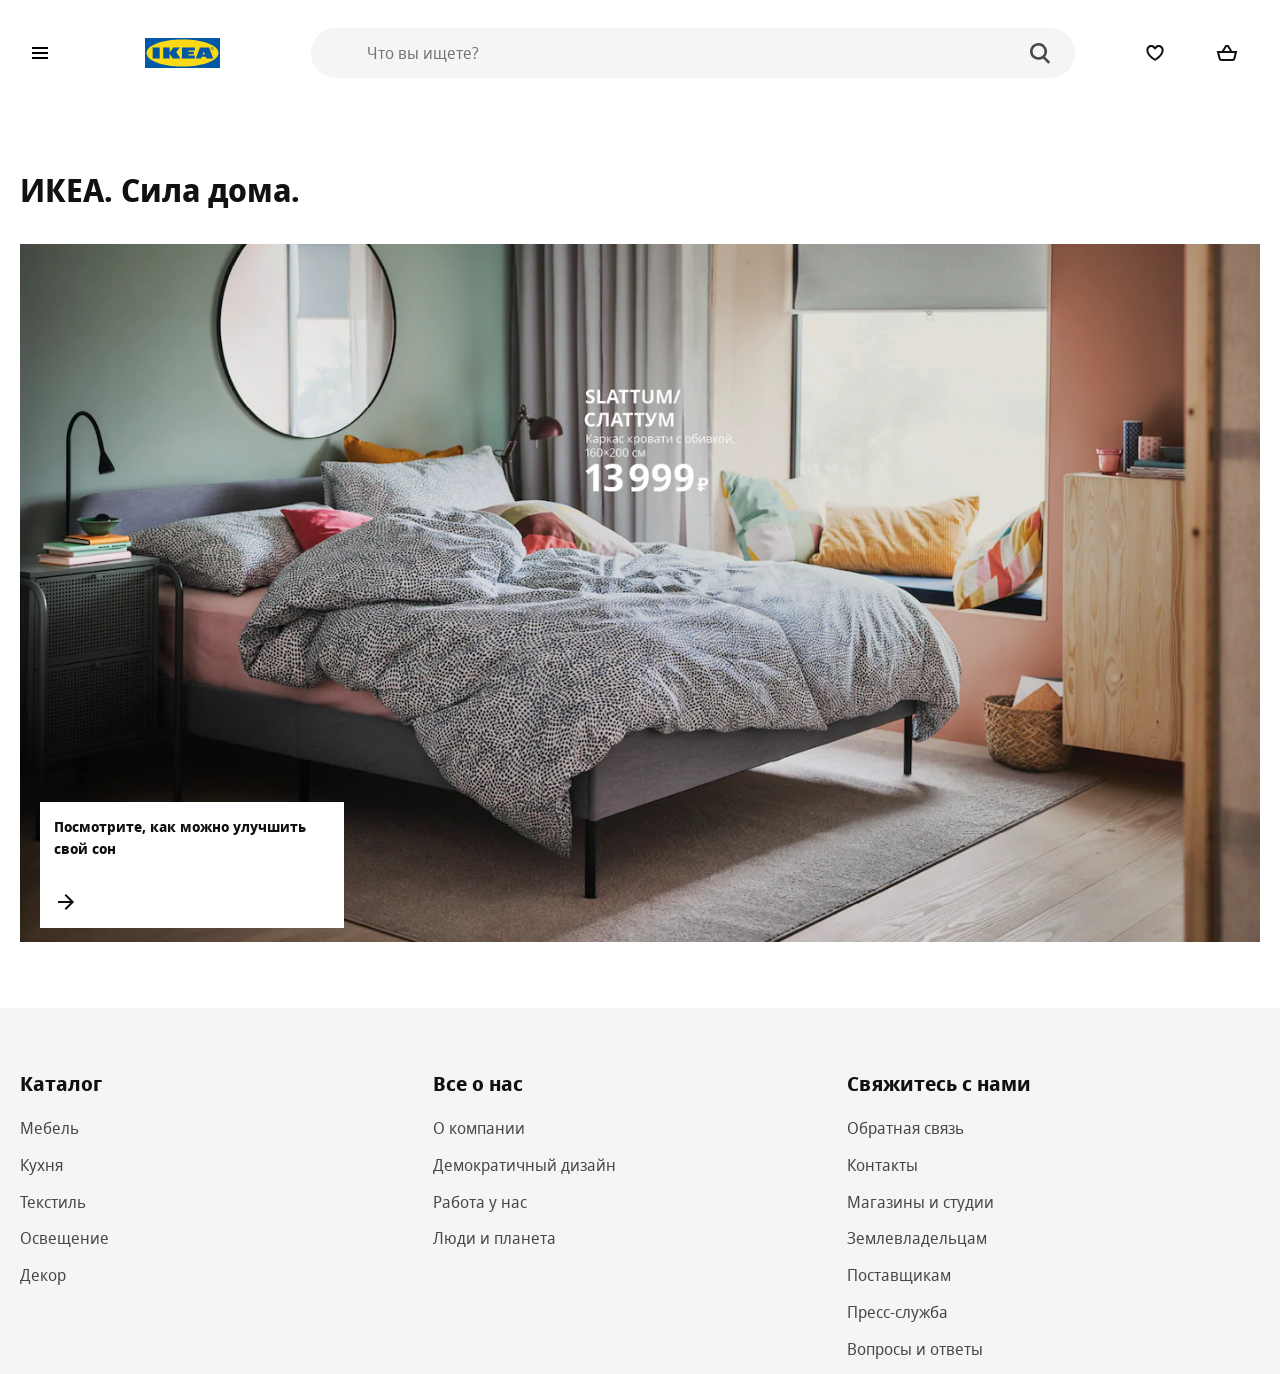
<file: index.html>
<!DOCTYPE html>
<html lang="en">

<head>
    <meta charset="UTF-8">
    <meta name="viewport"
        content="width=device-width, user-scalable=no, initial-scale=1.0, maximum-scale=1.0, minimum-scale=1.0">
    <meta http-equiv="X-UA-Compatible" content="ie=edge">
    <link rel="apple-touch-icon" sizes="180x180" href="favicon/apple-touch-icon.png">
    <link rel="icon" type="image/png" sizes="32x32" href="favicon/favicon-32x32.png">
    <link rel="icon" type="image/png" sizes="16x16" href="favicon/favicon-16x16.png">
    <link rel="mask-icon" href="favicon/safari-pinned-tab.svg" color="#0058ab">
    <meta name="msapplication-TileColor" content="#0058ab">
    <meta name="theme-color" content="#0058ab">
    <title>ИКЕА - официальный интернет-магазин мебели - IKEA</title>
    <link rel="stylesheet" href="styles/styles.css">

    <script src="./script/generateHeader.js" defer></script>
    <script src="./script/main.js" defer></script>

</head>

<body>

    <main>
        <div class="container">
            <h1 class="main-header">ИКЕА. Сила дома.</h1>
            <aside class="offer">
                <a href="card.html#idd059">
                    <picture>
                        <source srcset="image/b47e07ee97fd5f9bf030d258d462a945.webp" type="image/webp">
                        <img src="image/b47e07ee97fd5f9bf030d258d462a945.jpg" alt="СЛАТТУМ">
                    </picture>

                </a>
                <a class="offer-extra" href="goods.html?subcat=Кровати">
                    <p>Посмотрите, как можно улучшить свой сон</p>
                    <svg focusable="false" viewBox="0 0 24 24" class="offer-arrow" aria-hidden="true">
                        <path fill-rule="evenodd" clip-rule="evenodd"
                            d="M19.2937 12.7074L20.0008 12.0003L19.2938 11.2932L12.0008 3.99927L10.5865 5.41339L16.1727 11.0003H4V13.0003H16.1723L10.5855 18.5868L11.9996 20.0011L19.2937 12.7074Z">
                        </path>
                    </svg>
                </a>
            </aside>
        </div>
    </main>
    <footer>
        <div class="container">
            <div class="footer">
                <div class="footer-catalog">
                    <h2 class="footer-header">Каталог</h2>
                    <ul>
                        <li class="footer-list"><a href="goods.html?cat=Мебель">Мебель</a></li>
                        <li class="footer-list"><a href="goods.html?cat=Кухня">Кухня</a></li>
                        <li class="footer-list"><a href="goods.html?cat=Текстиль">Текстиль</a></li>
                        <li class="footer-list"><a href="goods.html?cat=Освещение">Освещение</a></li>
                        <li class="footer-list"><a href="goods.html?cat=Декор">Декор</a></li>
                    </ul>
                </div>
                <div class="footer-about">
                    <h2 class="footer-header">Все о нас</h2>
                    <ul>
                        <li class="footer-list"><a href="#">О компании</a></li>
                        <li class="footer-list"><a href="#">Демократичный дизайн</a></li>
                        <li class="footer-list"><a href="#">Работа у нас</a></li>
                        <li class="footer-list"><a href="#">Люди и планета</a></li>
                    </ul>
                </div>
                <div class="footer-connection">
                    <h2 class="footer-header">Свяжитесь с нами</h2>
                    <ul>
                        <li class="footer-list"><a href="#">Обратная связь</a></li>
                        <li class="footer-list"><a href="#">Контакты</a></li>
                        <li class="footer-list"><a href="#">Магазины и студии</a></li>
                        <li class="footer-list"><a href="#">Землевладельцам</a></li>
                        <li class="footer-list"><a href="#">Поставщикам</a></li>
                        <li class="footer-list"><a href="#">Пресс-служба</a></li>
                        <li class="footer-list"><a href="#">Вопросы и ответы</a></li>
                    </ul>
                </div>
            </div>
        </div>

    </footer>

    <div class="catalog">
        <button type="button" class="btn btn-close catalog-btn" id="hnf-menu-close-btn" aria-expanded="true"
            title="Закрыть меню" aria-label="Закрыть меню">
            <svg focusable="false" class="svg-icon" width="24" height="24" viewBox="0 0 24 24" fill="none"
                xmlns="http://www.w3.org/2000/svg">
                <path fill-rule="evenodd" clip-rule="evenodd"
                    d="M12.0002 13.4144L16.9499 18.3642L18.3642 16.9499L13.4144 12.0002L18.3642 7.05044L16.95 5.63623L12.0002 10.586L7.05044 5.63623L5.63623 7.05044L10.586 12.0002L5.63624 16.9499L7.05046 18.3642L12.0002 13.4144Z">
                </path>
            </svg>
        </button>
        <h2>Каталог</h2>
        <ul class="catalog-list">
            <li class="catalog-list__item active"><a href="goods.html?cat=Мебель">Мебель</a></li>
            <li class="catalog-list__item"><a href="goods.html?cat=Кухня">Кухня</a></li>
            <li class="catalog-list__item"><a href="goods.html?cat=Текстиль">Текстиль</a></li>
            <li class="catalog-list__item"><a href="goods.html?cat=Освещение">Освещение</a></li>
            <li class="catalog-list__item"><a href="goods.html?cat=Декор">Декор</a></li>
        </ul>


    </div>

    <div class="subcatalog">
        <button type="button" class="btn btn-return catalog-btn" aria-expanded="true" title="Закрыть меню"
            aria-label="Закрыть меню">
            <svg focusable="false" class="svg-icon  hnf-svg-icon" width="24" height="24" viewBox="0 0 24 24" fill="none"
                xmlns="http://www.w3.org/2000/svg">
                <path fill-rule="evenodd" clip-rule="evenodd"
                    d="M4.70613 11.2927L3.99902 11.9997L4.70606 12.7069L11.999 20.0008L13.4133 18.5867L7.82744 13.0001H19.9999V11.0001H7.82729L13.4144 5.41328L12.0002 3.99902L4.70613 11.2927Z">
                </path>
            </svg>
        </button>
        <h3 class="subcatalog-header"><a href="goods.html?cat=Мебель"></a></h3>
        <ul class="subcatalog-list">
            <li class="subcatalog-list__item"><a href="goods.html?subcat=Диваны">Диваны</a></li>
            <li class="subcatalog-list__item"><a href="goods.html?subcat=Кресла">Кресла</a></li>
            <li class="subcatalog-list__item"><a href="goods.html?subcat=Книжные шкафы">Книжные шкафы</a></li>
            <li class="subcatalog-list__item"><a href="goods.html?subcat=Стеллажи">Стеллажи</a></li>
            <li class="subcatalog-list__item"><a href="goods.html?subcat=Шкаф для ТВ">Шкаф для ТВ</a></li>
            <li class="subcatalog-list__item"><a href="goods.html?subcat=Кровати">Кровати</a></li>
            <li class="subcatalog-list__item"><a href="goods.html?subcat=Комоды">Комоды</a></li>
            <li class="subcatalog-list__item"><a href="goods.html?subcat=Столы">Столы</a></li>
            <li class="subcatalog-list__item"><a href="goods.html?subcat=Письменные столы">Письменные столы</a></li>
            <li class="subcatalog-list__item">
                <a href="goods.html?subcat=Стулья для письменного стола">Стулья для письменного стола</a></li>
        </ul>
    </div>


</body>

</html>
</file>
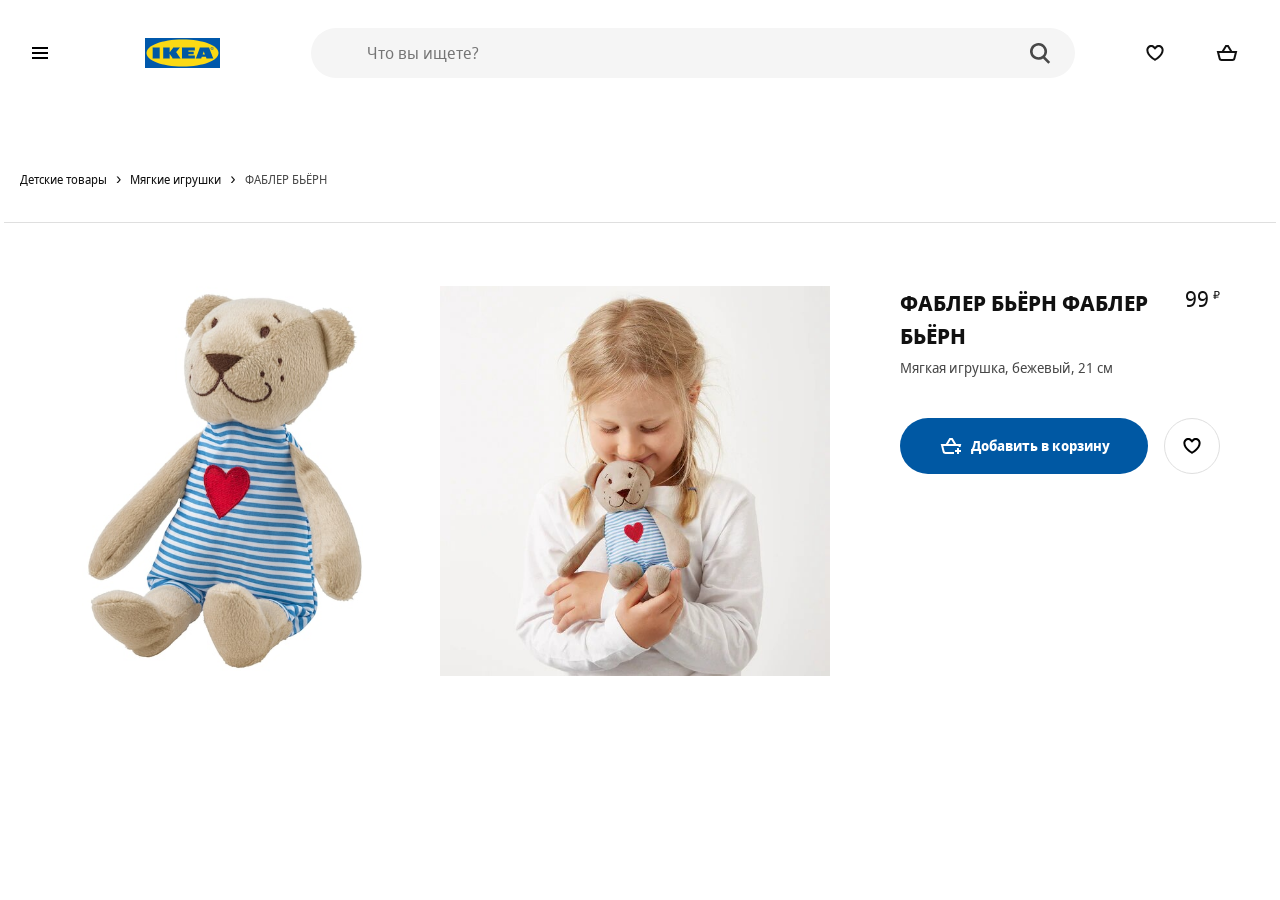
<file: card.html>
<!DOCTYPE html>
<html lang="en">

<head>
	<meta charset="UTF-8">
	<meta name="viewport"
		content="width=device-width, user-scalable=no, initial-scale=1.0, maximum-scale=1.0, minimum-scale=1.0">
	<meta http-equiv="X-UA-Compatible" content="ie=edge">
	<link rel="apple-touch-icon" sizes="180x180" href="favicon/apple-touch-icon.png">
	<link rel="icon" type="image/png" sizes="32x32" href="favicon/favicon-32x32.png">
	<link rel="icon" type="image/png" sizes="16x16" href="favicon/favicon-16x16.png">
	<link rel="mask-icon" href="favicon/safari-pinned-tab.svg" color="#0058ab">
	<meta name="msapplication-TileColor" content="#0058ab">
	<meta name="theme-color" content="#0058ab">
	<title>Детские игрушки - IKEA</title>
	<link rel="stylesheet" href="styles/styles.css">

	<script src="./script/generateHeader.js" defer></script>
	<script src="./script/main.js" defer></script>
</head>

<body>
	<main>
		<div class="container">
			<div class="breadcrumb">
				<nav role="navigation" aria-label="Breadcrumb" class="breadcrumb__nav">
					<ul class="breadcrumb__list">

						<li class="breadcrumb__list-item">
							<a href="goods.html?cat=Детские товары" class="breadcrumb__link"><span>Детские
									товары</span></a>
						</li>

						<li class="breadcrumb__list-item">
							<a href="goods.html?cat=Мягкие игрушки" class="breadcrumb__link"><span>Мягкие
									игрушки</span></a>
						</li>

						<li class="breadcrumb__list-item">
							<a href="#" class="breadcrumb__link"><span>ФАБЛЕР БЬЁРН</span></a>
						</li>

					</ul>
				</nav>
			</div>

			<div class="good wrapper">
				<div class="good-images">
					<div class="good-image__item">
						<img src="image/fabler-byorn-myagkaya-igrushka-bezhevyy__0710165_PE727396_S5.jpg" alt="">
					</div>
					<div class="good-image__item">
						<img src="image/fabler-byorn-myagkaya-igrushka-bezhevyy__0876865_PE611124_S5.jpg" alt="">
					</div>
				</div>
				<div class="good-item">
					<!-- not-in-stock - нет в наличии-->
					<p class="good-item__new">Новинка</p>

					<div class="good-item__section">
						<div>
							<h2 class="good-item__header">ФАБЛЕР БЬЁРН ФАБЛЕР БЬЁРН</h2>
							<p class="good-item__description">Мягкая игрушка, бежевый, 21 см</p>

						</div>
						<p class="good-item__price">
							<span class="good-item__empty">Нет в наличии</span>
							<span class="good-item__price-value">99</span>
							<span class="good-item__currency">₽</span>
						</p>

					</div>
					<div class="good-item__buttons">
						<button type="button" class="btn btn-good" data-idd="idd001">
							<svg focusable="false" viewBox="0 0 24 24" class="btn-good-svg" aria-hidden="true">
								<path fill-rule="evenodd" clip-rule="evenodd"
									d="M10.4372 4H10.9993H12.0003H12.9996H13.5616L13.8538 4.48014L17.2112 9.99713H21H22.2806L21.9702 11.2396L21.5303 13H19.4688L19.7194 11.9971H4.28079L5.59143 17.2397C5.70272 17.6848 6.1027 17.9971 6.56157 17.9971H15V19.9971H6.56157C5.18496 19.9971 3.98502 19.0602 3.65114 17.7247L2.02987 11.2397L1.71924 9.99713H3.00002H6.78793L10.145 4.48017L10.4372 4ZM12.4375 6L14.87 9.99713H9.12911L11.5614 6H12.0003H12.4375ZM17.9961 16V14H19.9961V16H21.9961V18H19.9961V20H17.9961V18H15.9961V16H17.9961Z">
								</path>
							</svg>

							<span class="btn-good__label">Добавить в корзину</span>
						</button>
						<button type="button" class="btn btn-add-wishlist" data-idd="idd001">
							<svg focusable="false" viewBox="0 0 24 24" class="btn-add-wishlist__svg" aria-hidden="true">
								<path fill-rule="evenodd" clip-rule="evenodd"
									d="M12.336 5.52055C14.2336 3.62376 17.3096 3.62401 19.2069 5.52129C20.2067 6.52115 20.6796 7.85005 20.6259 9.15761C20.6151 12.2138 18.4184 14.8654 16.4892 16.6366C15.4926 17.5517 14.5004 18.2923 13.7593 18.8036C13.3879 19.0598 13.0771 19.2601 12.8574 19.3973C12.7475 19.466 12.6601 19.519 12.5992 19.5555C12.5687 19.5737 12.5448 19.5879 12.5279 19.5978L12.5079 19.6094L12.502 19.6129L12.5001 19.614C12.5001 19.614 12.4989 19.6147 11.9999 18.748C11.501 19.6147 11.5005 19.6144 11.5005 19.6144L11.4979 19.6129L11.4919 19.6094L11.472 19.5978C11.4551 19.5879 11.4312 19.5737 11.4007 19.5555C11.3397 19.519 11.2524 19.466 11.1425 19.3973C10.9227 19.2601 10.612 19.0598 10.2405 18.8036C9.49947 18.2923 8.50726 17.5517 7.51063 16.6366C5.58146 14.8654 3.38477 12.2139 3.37399 9.15765C3.32024 7.85008 3.79314 6.52117 4.79301 5.52129C6.69054 3.62376 9.76704 3.62376 11.6646 5.52129L11.9993 5.856L12.3353 5.52129L12.336 5.52055ZM11.9999 18.748L11.5005 19.6144L11.9999 19.9019L12.4989 19.6147L11.9999 18.748ZM11.9999 17.573C12.1727 17.462 12.384 17.3226 12.6236 17.1573C13.3125 16.6821 14.2267 15.9988 15.1366 15.1634C17.0157 13.4381 18.6259 11.2919 18.6259 9.13506V9.11213L18.627 9.08922C18.6626 8.31221 18.3844 7.52727 17.7926 6.9355C16.6762 5.81903 14.866 5.81902 13.7495 6.9355L13.7481 6.93689L11.9965 8.68166L10.2504 6.9355C9.13387 5.81903 7.3237 5.81903 6.20722 6.9355C5.61546 7.52727 5.33724 8.31221 5.3729 9.08922L5.37395 9.11213V9.13507C5.37395 11.2919 6.98418 13.4381 8.86325 15.1634C9.77312 15.9988 10.6874 16.6821 11.3762 17.1573C11.6159 17.3226 11.8271 17.462 11.9999 17.573Z">
								</path>
							</svg>
						</button>
					</div>

				</div>
			</div>


		</div>
	</main>
</body>

</html>
</file>
<file: styles/styles.css>
/*
* Prefixed by https://autoprefixer.github.io
* PostCSS: v7.0.29,
* Autoprefixer: v9.7.6
* Browsers: last 4 version
*/

@font-face {
	font-family: "Noto Sans";
	src: local("Noto Sans Display Regular"), local("NotoSansDisplay-Regular"),
		url("../fonts/Notosansdisplayregular.woff2") format("woff2"),
		url("../fonts/Notosansdisplayregular.woff") format("woff");
	font-weight: 400;
	font-style: normal;
}

@font-face {
	font-family: "Noto Sans";
	src: local("Noto Sans Display Italic"), local("NotoSansDisplay-Italic"),
		url("../fonts/Notosansdisplayitalic.woff2") format("woff2"),
		url("../fonts/Notosansdisplayitalic.woff") format("woff");
	font-weight: 400;
	font-style: italic;
}

@font-face {
	font-family: "Noto Sans";
	src: local("Noto Sans Display Bold"), local("NotoSansDisplay-Bold"),
		url("../fonts/Notosansdisplaybold.woff2") format("woff2"),
		url("../fonts/Notosansdisplaybold.woff") format("woff");
	font-weight: 700;
	font-style: normal;
}

@font-face {
	font-family: "Noto Sans";
	src: local("Noto Sans Display Bold Italic"),
		local("NotoSansDisplay-BoldItalic"),
		url("../fonts/Notosansdisplaybolditalic.woff2") format("woff2"),
		url("../fonts/Notosansdisplaybolditalic.woff") format("woff");
	font-weight: 700;
	font-style: italic;
}

html {
	box-sizing: border-box;
}

*,
*::before,
*::after {
	box-sizing: inherit;
}

body {
	min-width: 320px;
	margin: 0;

	background-color: #fff; /*под проект*/
	font-family: Noto Sans, Arial, sans-serif; /*в "" свой шрифт под проект*/

	font-size: 16px;
	color: #111;
	line-height: 1.5;
	-webkit-font-smoothing: subpixel-antialiased;
}

button,
input {
	font: inherit;
}

button {
	cursor: pointer;
}

img {
	max-width: 100%;
	width: 100%;
	height: auto;
}

a {
	text-decoration: none;
	color: inherit;
}

ul {
	list-style: none;
	padding: 0;
	margin: 0;
}

h1,
h2,
h3,
p {
	padding: 0;
	margin: 0;
}

/* container */

.container {
	max-width: 100rem;
	margin: 0 auto;
	padding: 0 1.25rem;
}

.visually-hidden {
	position: absolute !important;
	clip: rect(1px 1px 1px 1px);
	clip: rect(1px, 1px, 1px, 1px);
	padding: 0 !important;
	border: 0 !important;
	height: 1px !important;
	width: 1px !important;
	overflow: hidden;
}

/* при работе с float */

.clearfix::after {
	content: "";
	display: table;
	clear: both;
}

header {
	margin-bottom: 3.75rem;
}

.header {
	display: -ms-grid;
	display: grid;
	grid-gap: 1.25rem;
	-ms-grid-columns: 2fr 1.25rem 2fr 1.25rem 16fr 1.25rem 1fr 1.25rem 1fr;
	grid-template-columns: 2fr 2fr 16fr 1fr 1fr;
	align-items: center;
	padding: 1.75rem 0;
}

footer {
	background-color: #f5f5f5;
	margin-top: 3.75rem;
	padding: 3.75rem 0 0 0;
}

.footer {
	display: -ms-grid;
	display: grid;
	-ms-grid-columns: 1fr 1fr 1fr;
	grid-template-columns: 1fr 1fr 1fr;
}

.main-header {
	margin-bottom: 1.875rem;
}

.btn {
	background-color: transparent;
	outline: transparent;
	border-radius: 50%;
	width: 40px;
	height: 40px;
	display: flex;
	align-items: center;
	justify-content: center;
	border: 1px solid transparent;
}

.btn:hover {
	background-color: #f5f5f5;
	color: #111;
}

.svg-icon {
	fill: currentColor;
}

.logo {
	text-align: center;
	width: 75px;
	height: 30px;
}

.search {
	position: relative;
	flex-grow: 1;
	height: 50px;
	margin: 0 40px;
}

.search-input {
	-webkit-appearance: none;
	-moz-appearance: none;
	appearance: none;
	background-color: #f5f5f5;
	display: block;
	appearance: none;
	width: 100%;
	height: 100%;
	padding: 0.5rem 3.5rem;
	margin: 0 auto;
	line-height: 1.5;
	border: 0;
	border-radius: 50em;
	outline: 0;
	box-shadow: none;
	transition: background 0.2s;
}

.search-btn {
	position: absolute;
	top: 0.9rem;
	right: 0.9rem;
	background-image: url("data:image/svg+xml;charset=utf-8,%3Csvg width='16' height='17' fill='%23484848' xmlns='http://www.w3.org/2000/svg'%3E%3Cpath fill-rule='evenodd' clip-rule='evenodd' d='M6.5 11a4.5 4.5 0 110-9 4.5 4.5 0 010 9zm4.968-.307a6.5 6.5 0 10-1.514 1.315l3.996 3.996 1.414-1.414-3.896-3.897z'/%3E%3C/svg%3E");
	background-repeat: no-repeat;
	background-size: contain;
	width: 2.5rem;
	height: 1.5rem;
	background-position: center;
}

.offer {
	position: relative;
}

.offer-extra {
	position: absolute;
	padding: 0.9rem;
	color: #111;
	left: 1.25rem;
	bottom: 1.25rem;
	display: flex;
	background: #fff;
	flex-direction: column;
	align-items: flex-start;
	max-width: 19rem;
	min-width: 13rem;
	font-size: 0.9rem;
	line-height: 1.5;
	font-weight: bold;
	word-break: break-word;
}

.offer-arrow {
	display: inline-block;
	height: 1.5rem;
	width: 1.5rem;
	vertical-align: middle;
	fill: currentColor;
	margin-top: 1.875rem;
}

.footer-header {
	line-height: 2rem;
	font-size: 1.25rem;
	padding: 0 0 1rem 0;
}

.footer-list {
	margin-bottom: 0.8rem;
}

.footer-list > a {
	color: #484848;
}

.footer-list > a:hover {
	color: #111;
	text-decoration: underline;
}

.catalog {
	position: fixed;
	z-index: 999;
	top: 0;
	left: -100%;
	bottom: 0;
	background-color: #fff;
	overflow-y: auto;
	overflow-x: hidden;
	transition: left 0.2s 0s;
	width: 20rem;
	padding: 6rem 4rem 3rem;
}

.catalog.open {
	left: 0;
}

.catalog-btn {
	position: absolute;
	top: 3rem;
	left: 3rem;
}

.catalog-list__item,
.subcatalog-list__item {
	cursor: pointer;
	color: #111;
}

.catalog-list__item a,
.subcatalog-list__item a {
	text-decoration: underline;
	display: block;
}

.catalog-list__item a {
	padding: 0.5rem 1.5rem 0.5rem 0;
}

.subcatalog-list__item a {
	padding: 0.5rem 0;
}

.catalog-list__item:hover a,
.subcatalog-list__item:hover a {
	text-decoration: underline;
}

.catalog-list__item.active {
	background-repeat: no-repeat;
	background-position: right 0 center;
	background-image: url('data:image/svg+xml;utf8,<svg width="24" height="24" viewBox="0 0 24 24" fill="none" xmlns="http://www.w3.org/2000/svg"><path fill-rule="evenodd" clip-rule="evenodd" d="M15.5996 11.9999L9.81456 17.7857L8.40026 16.3716L12.7714 11.9999L8.40026 7.62823L9.81457 6.21411L15.5996 11.9999Z" fill="%23959595"/></svg>');
}

.subcatalog {
	position: fixed;
	z-index: 998;
	top: 0;
	left: -100%;
	bottom: 0;
	background-color: #fff;
	overflow-y: auto;
	overflow-x: hidden;
	transition: left, right 0.2s 0s;
	width: 25rem;
	padding: 6rem 4rem 3rem;
	border-left: 2px solid #ccc;
}

.subcatalog.subopen {
	left: 20rem;
	display: block;
}

.overlay {
	display: block;
	position: fixed;
	z-index: 899;
	top: 0;
	bottom: 0;
	right: 0;
	left: 0;
	background-color: black;
	transition: all 0.2s ease;
	opacity: 0;
	pointer-events: none;
}

.overlay.active {
	opacity: 0.25;
	pointer-events: all;
}

.wrapper {
	position: relative;
	margin-top: 4rem;
}

.wrapper:before {
	content: "";
	width: calc(100% + 2rem);
	display: block;
	position: absolute;
	top: -2rem;
	z-index: 99;
	margin: 0 -1rem;
	border-bottom: 1px solid #dfdfdf;
}

.good {
	display: -ms-grid;
	display: grid;
	-ms-grid-columns: minmax(0, 1fr) 1.25rem minmax(0, 1fr) 1.25rem
		minmax(0, 1fr) 1.25rem minmax(0, 1fr) 1.25rem minmax(0, 1fr) 1.25rem
		minmax(0, 1fr) 1.25rem minmax(0, 1fr) 1.25rem minmax(0, 1fr) 1.25rem
		minmax(0, 1fr) 1.25rem minmax(0, 1fr) 1.25rem minmax(0, 1fr) 1.25rem
		minmax(0, 1fr);
	grid-template-columns: repeat(12, minmax(0, 1fr));
	grid-column-gap: 1.25rem;
	padding-top: 2rem;
}

.good-images {
	display: flex;
	flex-wrap: wrap;
	-ms-grid-column: 1;
	grid-column-start: 1;
	-ms-grid-column-span: 8;
	grid-column-end: 9;
	justify-content: space-around;
}

.good-image__item {
	width: calc(50% - 1.25rem);
	margin-left: 0.625rem;
	margin-right: 0.625rem;
	min-height: 500px;
}

.good-item {
	-ms-grid-column: 9;
	grid-column-start: 9;
	-ms-grid-column-span: 4;
	grid-column-end: 13;
	padding: 0 2.5rem;
}

.good-item__section {
	margin-bottom: 2.5rem;
}

.good-item__new {
	display: none;
}

.good-item__empty {
	display: none;
}

.not-in-stock .good-item__empty {
	display: block;
}

.not-in-stock .btn-good {
	display: none;
}

.good-item__header {
	font-size: 1.375rem;
	line-height: 1.5;
	font-weight: 700;
	text-transform: uppercase;
	margin-bottom: 0.3rem;
}

.good-item__description {
	line-height: 1.5;
	letter-spacing: 0;
	font-weight: 400;
	color: #484848;
	font-size: 0.875rem;
}

.good-item__price {
	white-space: nowrap;
	text-align: right;
}

.good-item__section {
	display: flex;
	justify-content: space-between;
}

.good-item__price-value {
	line-height: 1.1875;
	font-size: 1.375rem;
}

.good-item__currency {
	line-height: 0.9;
	font-size: 0.6875rem;
	vertical-align: text-top;
}

.not-in-stock .good-item__price-value,
.not-in-stock .good-item__currency {
	display: none;
}

.good-item__buttons {
	display: flex;
	justify-content: space-between;
	align-items: center;
	width: 100%;
}

.btn-good {
	margin-right: 1rem;
	flex-grow: 1;
	flex-shrink: 1;
	position: relative;
	background: #0058a3;
	color: #fff;
	border-radius: 52px;
	padding: 0 2rem;
	display: flex;
	height: 3.5rem;
	align-items: center;
}

.btn-good-svg {
	margin-right: 0.5rem;
	vertical-align: top;
	flex-shrink: 0;
	display: inline-block;
	height: 1.5rem;
	width: 1.5rem;
	fill: #fff;
}

.btn-good:hover {
	color: #0058a3;
}

.btn-good:hover .btn-good-svg {
	fill: #0058a3;
}

.btn-good__label {
	text-align: center;
	border: 0;
	font-weight: 700;
	font-size: 0.875rem;
	line-height: 1.42857;
}

.btn-add-wishlist {
	background: rgba(0, 0, 0, 0);
	color: #111;
	border-radius: 40px;
	padding: 0 0.9375rem;
	border: 1px solid #dfdfdf;
	height: 3.5rem;
	width: 3.5rem;
	margin-left: auto;
}

.btn-add-wishlist__svg {
	height: 1.5rem;
	width: 1.5rem;
}

.btn-add-wishlist:hover .btn-add-wishlist__svg {
	fill: red;
}

.btn-add-wishlist.contains-wishlist .btn-add-wishlist__svg {
	fill: red;
}

.btn-add-wishlist:hover.contains-wishlist .btn-add-wishlist__svg {
	fill: black;
}

.goods-list {
	display: -ms-grid;
	display: grid;
	grid-template-columns: repeat(4, 1fr);
}

.goods-list__item {
	margin-bottom: 2rem;
}

.goods-item {
	position: relative;
	display: flex;
	flex-direction: column;
	justify-content: space-between;
	height: 100%;
}

.goods-item__img {
	height: 380px;
	display: table-cell;
	vertical-align: middle;
}

.btn-add-card {
	position: absolute;
	opacity: 0;
	transition: opacity 0.2s 0s;
	right: 1rem;
	bottom: 0.5rem;
	background-color: rgb(0, 88, 163);
	border: 1px solid rgb(0, 88, 163);
	background-repeat: no-repeat;
	background-position: center;
	background-image: url("data:image/svg+xml;utf8,<svg width='24' height='24' xmlns='http://www.w3.org/2000/svg' viewBox='0 0 24 24'><path fill-rule='evenodd' clip-rule='evenodd' d='M10.4372 4H10.9993H12.0003H12.9996H13.5616L13.8538 4.48014L17.2112 9.99713H21H22.2806L21.9702 11.2396L21.5303 13H19.4688L19.7194 11.9971H4.28079L5.59143 17.2397C5.70272 17.6848 6.1027 17.9971 6.56157 17.9971H15V19.9971H6.56157C5.18496 19.9971 3.98502 19.0602 3.65114 17.7247L2.02987 11.2397L1.71924 9.99713H3.00002H6.78793L10.145 4.48017L10.4372 4ZM12.4375 6L14.87 9.99713H9.12911L11.5614 6H12.0003H12.4375ZM17.9961 16V14H19.9961V16H21.9961V18H19.9961V20H17.9961V18H15.9961V16H17.9961Z' fill='white' /></svg>");
}

.btn-add-card:hover {
	background-color: rgb(255, 255, 255);
	background-image: url("data:image/svg+xml;utf8,<svg width='24' height='24' xmlns='http://www.w3.org/2000/svg' viewBox='0 0 24 24'><path fill-rule='evenodd' clip-rule='evenodd' d='M10.4372 4H10.9993H12.0003H12.9996H13.5616L13.8538 4.48014L17.2112 9.99713H21H22.2806L21.9702 11.2396L21.5303 13H19.4688L19.7194 11.9971H4.28079L5.59143 17.2397C5.70272 17.6848 6.1027 17.9971 6.56157 17.9971H15V19.9971H6.56157C5.18496 19.9971 3.98502 19.0602 3.65114 17.7247L2.02987 11.2397L1.71924 9.99713H3.00002H6.78793L10.145 4.48017L10.4372 4ZM12.4375 6L14.87 9.99713H9.12911L11.5614 6H12.0003H12.4375ZM17.9961 16V14H19.9961V16H21.9961V18H19.9961V20H17.9961V18H15.9961V16H17.9961Z' fill='rgb(0, 88, 163)' /></svg>");
}

.goods-item:hover .btn-add-card {
	opacity: 1;
}

.goods-item__header {
	margin-top: auto;
	margin-bottom: 1rem;
}

.goods-item__new {
	line-height: 1.42857;
	color: #ca5008;
	font-weight: 700;
	font-size: 0.8rem;
}

.goods-item__link {
	display: block;
	height: 100%;
}

.goods-item__description {
	margin-bottom: 1rem;
	font-size: 0.875rem;
	line-height: 1.42857;
}

.goods-item__price {
	min-height: calc(40px + 0.5rem);
	padding-bottom: 0.5rem;
	font-weight: 700;
}

.goods-item__price-value {
	font-size: 1.375rem;
}

.goods-item__currency {
	line-height: 0.9;
	font-size: 0.6875rem;
	vertical-align: text-top;
}

.breadcrumb__list-item {
	display: inline;
}

.breadcrumb__list-item:after {
	content: "\0203A";
	display: inline;
	margin: 0 0.3125rem;
	font-size: 1rem;
	line-height: 1.125;
}

.breadcrumb__list-item:last-child:after {
	content: "";
}

.breadcrumb__link {
	font-size: 0.75rem;
	line-height: 1.5;
	font-weight: 400;
	vertical-align: middle;
}

.breadcrumb__list-item:last-child .breadcrumb__link {
	color: #484848;
	pointer-events: none;
	cursor: auto;
}

.cart-wrapper {
	max-width: 768px;
}

.cart-header {
	text-align: center;
}

.product {
	display: -ms-grid;
	display: grid;
	-ms-grid-columns: 152px 4fr 6fr;
	grid-template-columns: 152px 4fr 6fr;
	-ms-grid-rows: auto;
	grid-template-rows: auto;
	font-size: 0.81rem;
	line-height: 1.385;
}

.product > *:nth-child(1) {
	-ms-grid-row: 1;
	-ms-grid-column: 1;
}

.product > *:nth-child(2) {
	-ms-grid-row: 1;
	-ms-grid-column: 2;
}

.product > *:nth-child(3) {
	-ms-grid-row: 1;
	-ms-grid-column: 3;
}

.product__image-container {
	-ms-grid-column: 1;
	grid-column: 1;
	-ms-grid-row: 1;
	-ms-grid-row-span: 2;
	grid-row: 1/3;
	padding-right: 1rem;
}

.product__description {
	-ms-grid-column: 2;
	grid-column: 2;
	-ms-grid-row: 1;
	grid-row: 1;
}

.product__name {
	font-size: 1.2rem;
	margin-bottom: 0.5rem;
	font-weight: 700;
	text-transform: uppercase;
	word-break: break-word;
}

.product__prices {
	-ms-grid-column: 3;
	grid-column: 3;
	-ms-grid-row: 1;
	grid-row: 1;
	text-align: right;
	padding-top: 0;
}

.product__controls {
	-ms-grid-column: 3;
	grid-column: 3;
	-ms-grid-row: 2;
	grid-row: 2;
	margin-top: 0.5rem;
	display: flex;
	justify-content: flex-end;
}

.btn-remove {
	color: #444;
	border-color: #666;
	border-radius: unset;
}

.product__total {
	font-weight: 700;
	font-size: 1.06rem;
	line-height: 1.2;
}

.product-controls__remove {
	width: 12.5%;
}

.product-controls__quantity {
	width: 25%;
	margin-left: 0.5rem;
}

.cart-header {
	margin-bottom: 3rem;
}

.cart-item {
	margin-bottom: 2rem;
}

.cart-total {
	display: flex;
	justify-content: space-between;
	padding: 0.35rem 0;
	font-weight: 700;
	font-size: 14px;
	text-align: initial;
	border: dashed #cacaca;
	border-width: 1px 0;
}

.cart-checkout {
	color: #ffffff;
	padding: 12px 62px;
	background-color: #3a6e9f;
	border: none;
	display: block;
	margin: 1rem auto;
}

.cart-form {
	margin: 1rem 0;
	text-align: center;
}

.cart-form label {
	display: block;
	margin: 1rem;
}

select {
	width: 100%;
	max-width: 352px;
	height: 40px;
	margin: 0;
	padding: 0 10px;
	border: 1px solid #666;
	border-radius: 2px;
	background: #fff url(../image/chevron-down-thin-24.1667eab2.svg) no-repeat
		right 8px center/1.5rem;
	-webkit-appearance: none;
	-moz-appearance: none;
	appearance: none;
	font-size: 1rem;
	line-height: 1.15;
	font-family: inherit;
	text-transform: none;
}

@media (max-width: 1200px) {
	.goods-list {
		grid-template-columns: repeat(3, 1fr);
	}
}

@media (max-width: 768px) {
	.goods-list {
		grid-template-columns: repeat(2, 1fr);
	}

	.header {
		-ms-grid-columns: 1fr 1.25rem 4fr 1.25rem 1fr 1.25rem 1fr;
		grid-template-columns: 1fr 2fr 1fr 1fr;
		-ms-grid-rows: auto 1.25rem auto 1.25rem auto;
		grid-template-areas: "burger logo wishlist cart" "main main . sidebar" "footer footer footer footer";
	}

	.btn-burger {
		grid-area: burger;
	}

	.logo {
		grid-area: logo;
	}

	.btn-wishlist {
		grid-area: wishlist;
	}

	.btn-cart {
		grid-area: cart;
	}

	.search {
		grid-area: search;
		-ms-grid-row: 2;
		grid-row: 2;
		-ms-grid-column-span: 5;
		grid-column-end: 6;
		-ms-grid-column: 1;
		grid-column-start: 1;
		margin: 0;
	}

	.footer {
		-ms-grid-rows: auto;
		grid-template-rows: auto;
		justify-content: center;
		grid-template-areas: "catalog" "about" "connection";
		-ms-grid-columns: 300px;
		grid-template-columns: 300px;
	}

	.footer-catalog {
		grid-area: catalog;
		margin-bottom: 50px;
	}

	.footer-about {
		grid-area: about;
		margin-bottom: 50px;
	}

	.footer-connection {
		grid-area: connection;
		margin-bottom: 50px;
	}

	.catalog {
		width: 50%;
	}

	.subcatalog {
		width: 50%;
		left: auto;
		right: -100%;
	}

	.subcatalog.subopen {
		right: 0;
		left: auto;
	}
}

@media (max-width: 768px) {
	.footer-catalog {
		-ms-grid-row: 1;
		-ms-grid-column: 1;
	}

	.footer-about {
		-ms-grid-row: 2;
		-ms-grid-column: 1;
	}

	.footer-connection {
		-ms-grid-row: 3;
		-ms-grid-column: 1;
	}
}

@media (max-width: 768px) {
	.btn-burger {
		-ms-grid-row: 1;
		-ms-grid-column: 1;
	}

	.logo {
		-ms-grid-row: 1;
		-ms-grid-column: 3;
	}

	.btn-wishlist {
		-ms-grid-row: 1;
		-ms-grid-column: 5;
	}

	.btn-cart {
		-ms-grid-row: 1;
		-ms-grid-column: 7;
	}
}

@media (max-width: 576px) {
	.goods-list {
		-ms-grid-columns: 1fr;
		grid-template-columns: 1fr;
	}

	.catalog {
		width: 100%;
	}

	.subcatalog {
		z-index: 999;
		width: 100%;
	}

	.subcatalog.subopen {
		right: 0;
	}
}
</file>
